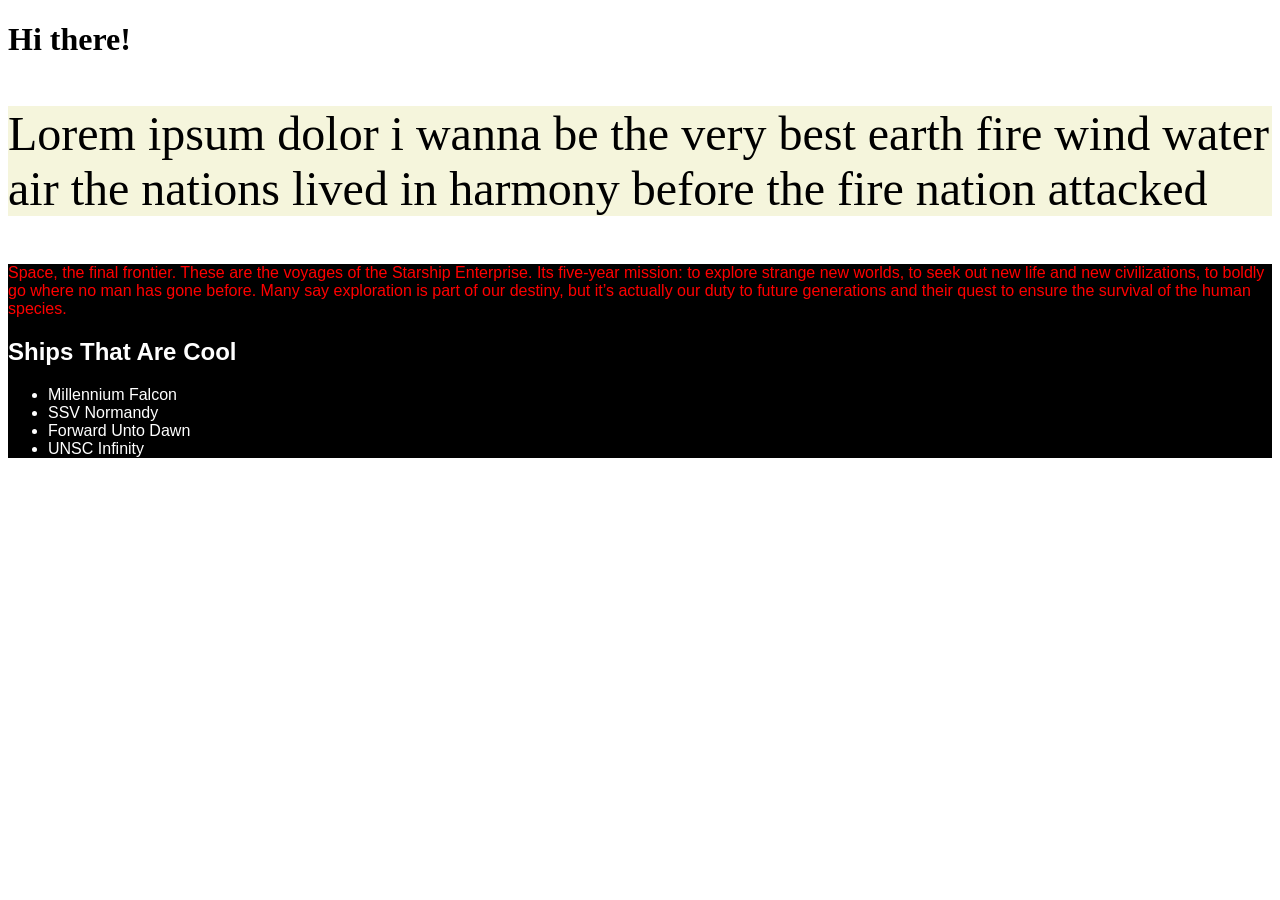
<file: Week2/index.html>
<!-- HTML is made up of elements -->

<!DOCTYPE html>
<html>
<!--ELEMENTS are just boxes that we place content in-->
<!--ELEMENTS are made up of tags and attributes-->
<!--TAGS look like <sometag> CONTENT </sometag> -->

<!-- overall structure of HTML elements are:  <sometag>CONTENT FOR THAT ELEMENT</sometag> -->

<!--attributes are descriptors of elements that provide more context or provide customization to an element-->

<head>
    <!--HEAD element provides metadata-->

    <title>My first page!</title>

</head>

<body> <!--the body renders everything that we see in the viewport OR we interact with-->

    <!--the style attribute styles an element-->

    <h1>Hi there! </h1>
    <p style="background-color: beige; font-size: 48px;">
        Lorem ipsum dolor i wanna be the very best earth fire wind water air the nations lived in harmony before the
        fire nation attacked
    </p>

    <!--Elements can have multiple attributes, but only 1 tag-->
    
    <!--ELEMENTS are made up of tags (mandatory), attribute (optional), content (what is in the element)-->

    <div style="background-color: black; color: white; font-family:'Trebuchet MS', 'Lucida Sans Unicode', 'Lucida Grande', 'Lucida Sans', Arial, sans-serif" class="ships-scifi">

        <p id="lorem-ipsum" style="color: red;">Space, the final frontier. These are the voyages of the Starship Enterprise. Its five-year mission: to explore strange
        new worlds, to seek out new life and new civilizations, to boldly go where no man has gone before. Many say exploration
        is part of our destiny, but it’s actually our duty to future generations and their quest to ensure the survival of the
        human species.</p>

        <h2> Ships That Are Cool</h2>
        <ul>
            <li id="han-solo">Millennium Falcon</li>
            <li id="joker">SSV Normandy</li>
            <li id="cortana">Forward Unto Dawn</li>
            <li id="roland">UNSC Infinity </li>
        </ul>

    </div>

  
</body>

</html>
</file>
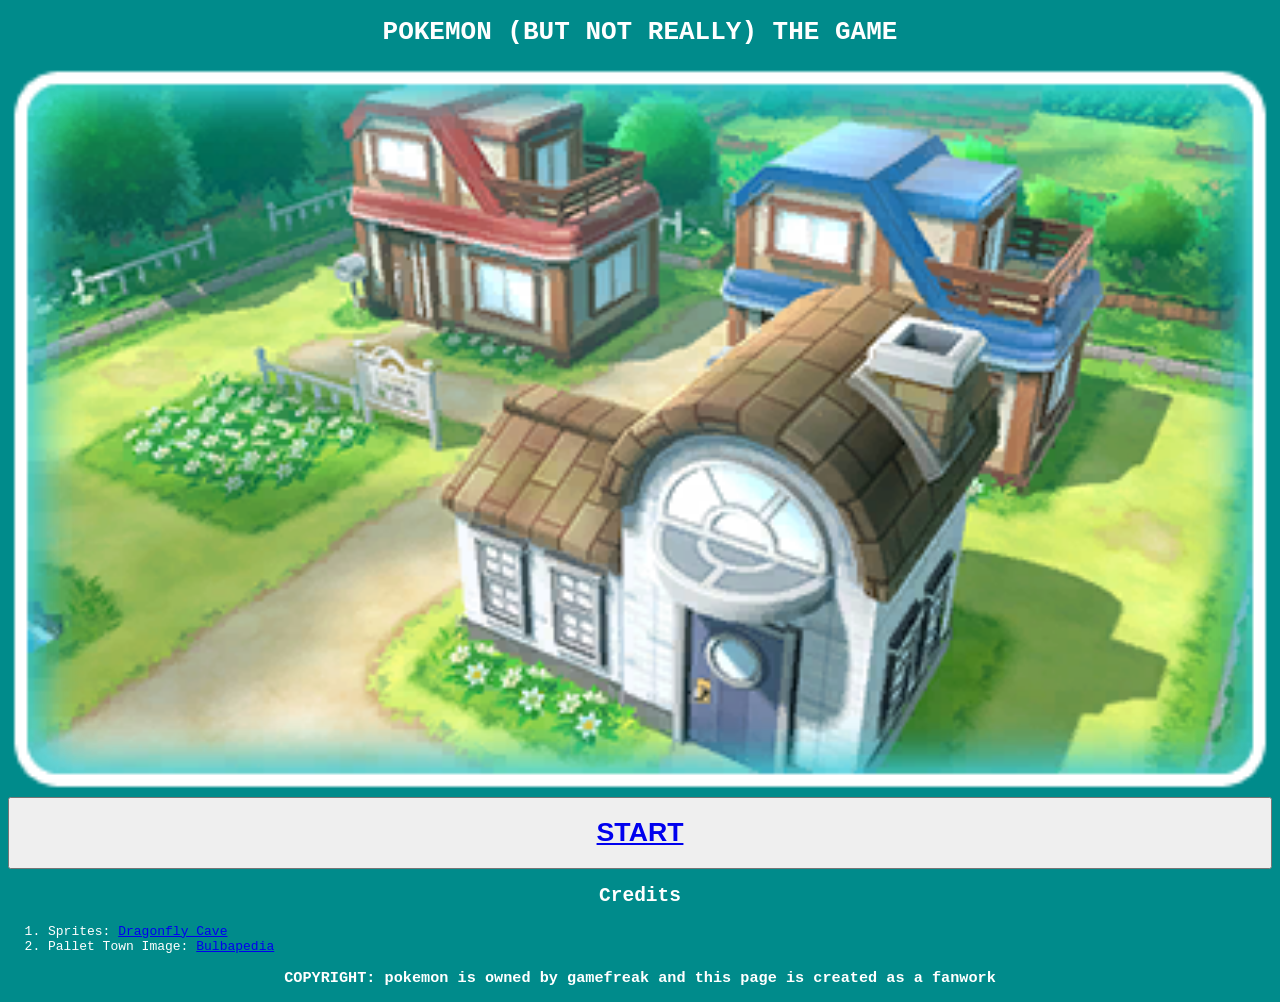
<file: Week2/ourfirstgame/index.html>
<!--declare what type of page this is-->
<!DOCTYPE html>

<!--where html starts and ends-->

<html>

<head>
    <title>OUR FIRST GAME</title>
</head>

<!--html pages are made of elements-->
<!--elements have three parts, a tag that describes the elements, the content/what's being rendered by the browser and the attributes-->
<body style="background-color: darkcyan; color: white; font-family: monospace">

    <!--H1 through H6 are Section Titles-->

        <h1 style="color: white; text-align: center; font-family: monospace;">POKEMON (BUT NOT REALLY) THE GAME</h1>
    <!--IMG element renders an image-->

    <img src="./assets/Pallet_Town_PE.png" aria-label="an image of pallet town from pokemon" style="width: 100%"></img>

    <button class="start-button" style="width: 100%"><h1 style="text-align: center;"><a href="./game.html">START</a></h1></button>

    <!--LISTS: ordered list (where the steps count; 1,2,3,4) and unordered lists (lists where order doesn't matter;  * , * )-->

    <section id="credits">
        <h2 style="text-align: center">Credits</h2>
        <ol>
            <li>Sprites:  <a href="https://www.dragonflycave.com/resources/sprite-generator/">Dragonfly Cave</a></li>
            <li>Pallet Town Image:  <a href="https://bulbapedia.bulbagarden.net/wiki/Main_Page">Bulbapedia</a></li>
        </ol>
    </section>

    <h3 style="color: white; text-align: center; font-family: monospace;">COPYRIGHT: pokemon is owned by gamefreak and this page is created as a fanwork</h3>
    



</body>
</html>
</file>
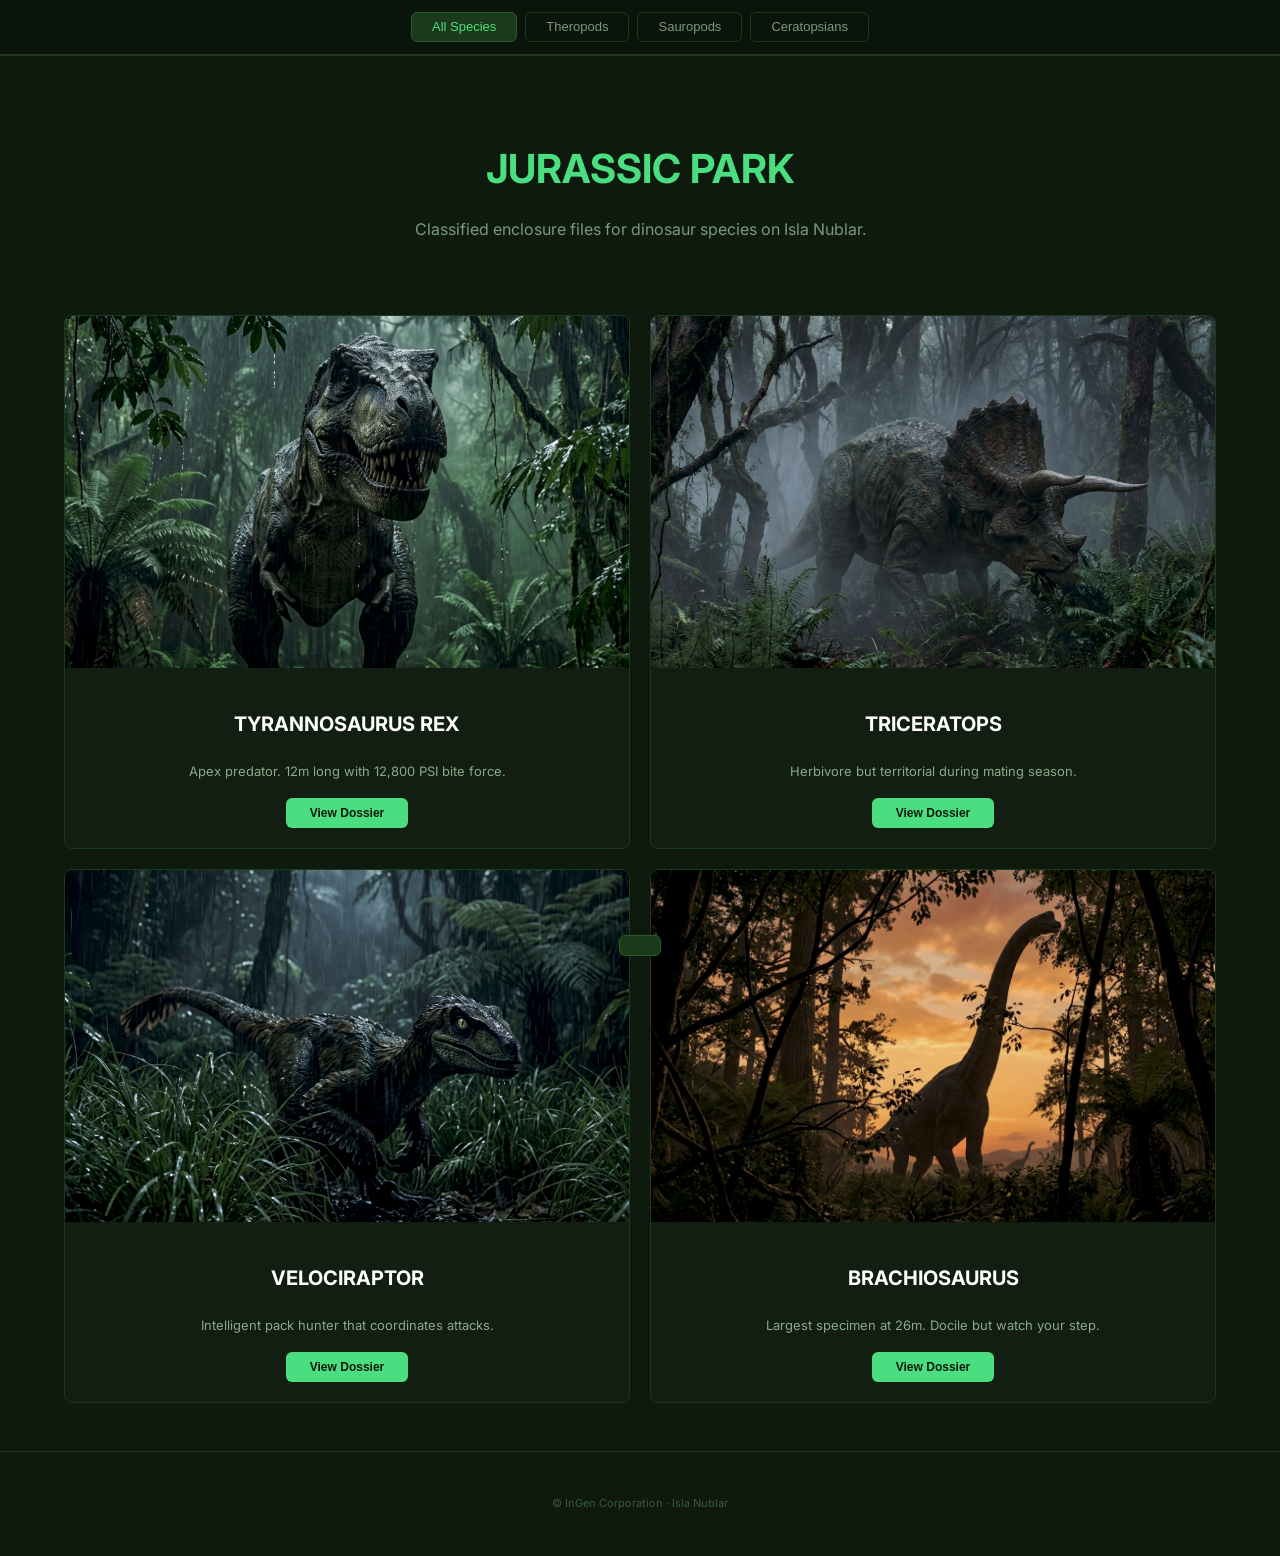
<file: Week4/homework/index.html>
<!DOCTYPE html>
<html lang="en">
<head>
  <meta charset="UTF-8">
  <meta name="viewport" content="width=device-width, initial-scale=1.0">
  <title>Jurassic Park — Dinosaur Dossiers</title>
  <link href="https://fonts.googleapis.com/css2?family=Inter:wght@300;400;500;600;700&display=swap" rel="stylesheet">
  <link rel="stylesheet" href="style.css">
</head>
<body>

  <nav class="sticky-nav">
    <div class="nav-buttons">
      <button class="nav-btn active" data-filter="all">All Species</button>
      <button class="nav-btn" data-filter="theropod">Theropods</button>
      <button class="nav-btn" data-filter="sauropod">Sauropods</button>
      <button class="nav-btn" data-filter="ceratopsian">Ceratopsians</button>
    </div>
  </nav>

  <section class="hero">
    <h1>Jurassic Park</h1>
    <p>Classified enclosure files for dinosaur species on Isla Nublar.</p>
  </section>

  <main class="product-grid" id="productGrid">

    <div class="card" data-category="theropod">
      <div class="card-image">
        <img src="./assets/trex.png" alt="T-Rex">
      </div>
      <div class="card-content">
        <h3 class="card-title">Tyrannosaurus Rex</h3>
        <p class="card-desc">Apex predator. 12m long with 12,800 PSI bite force.</p>
        <button class="card-btn" onclick="openDossier('T-Rex')">View Dossier</button>
      </div>
    </div>

    <div class="card" data-category="ceratopsian">
      <div class="card-image">
        <img src="./assets/triceratops.png" alt="Triceratops">
      </div>
      <div class="card-content">
        <h3 class="card-title">Triceratops</h3>
        <p class="card-desc">Herbivore but territorial during mating season.</p>
        <button class="card-btn" onclick="openDossier('Triceratops')">View Dossier</button>
      </div>
    </div>

    <div class="card" data-category="theropod">
      <div class="card-image">
        <img src="./assets/raptor.png" alt="Velociraptor">
      </div>
      <div class="card-content">
        <h3 class="card-title">Velociraptor</h3>
        <p class="card-desc">Intelligent pack hunter that coordinates attacks.</p>
        <button class="card-btn" onclick="openDossier('Velociraptor')">View Dossier</button>
      </div>
    </div>

    <div class="card" data-category="sauropod">
      <div class="card-image">
        <img src="./assets/brachiosaurus.png" alt="Brachiosaurus">
      </div>
      <div class="card-content">
        <h3 class="card-title">Brachiosaurus</h3>
        <p class="card-desc">Largest specimen at 26m. Docile but watch your step.</p>
        <button class="card-btn" onclick="openDossier('Brachiosaurus')">View Dossier</button>
      </div>
    </div>

  </main>

  <footer class="footer">
    <p>&copy; InGen Corporation · Isla Nublar</p>
  </footer>

  <div class="toast" id="toast"></div>

  <script src="script.js"></script>
</body>
</html>
</file>
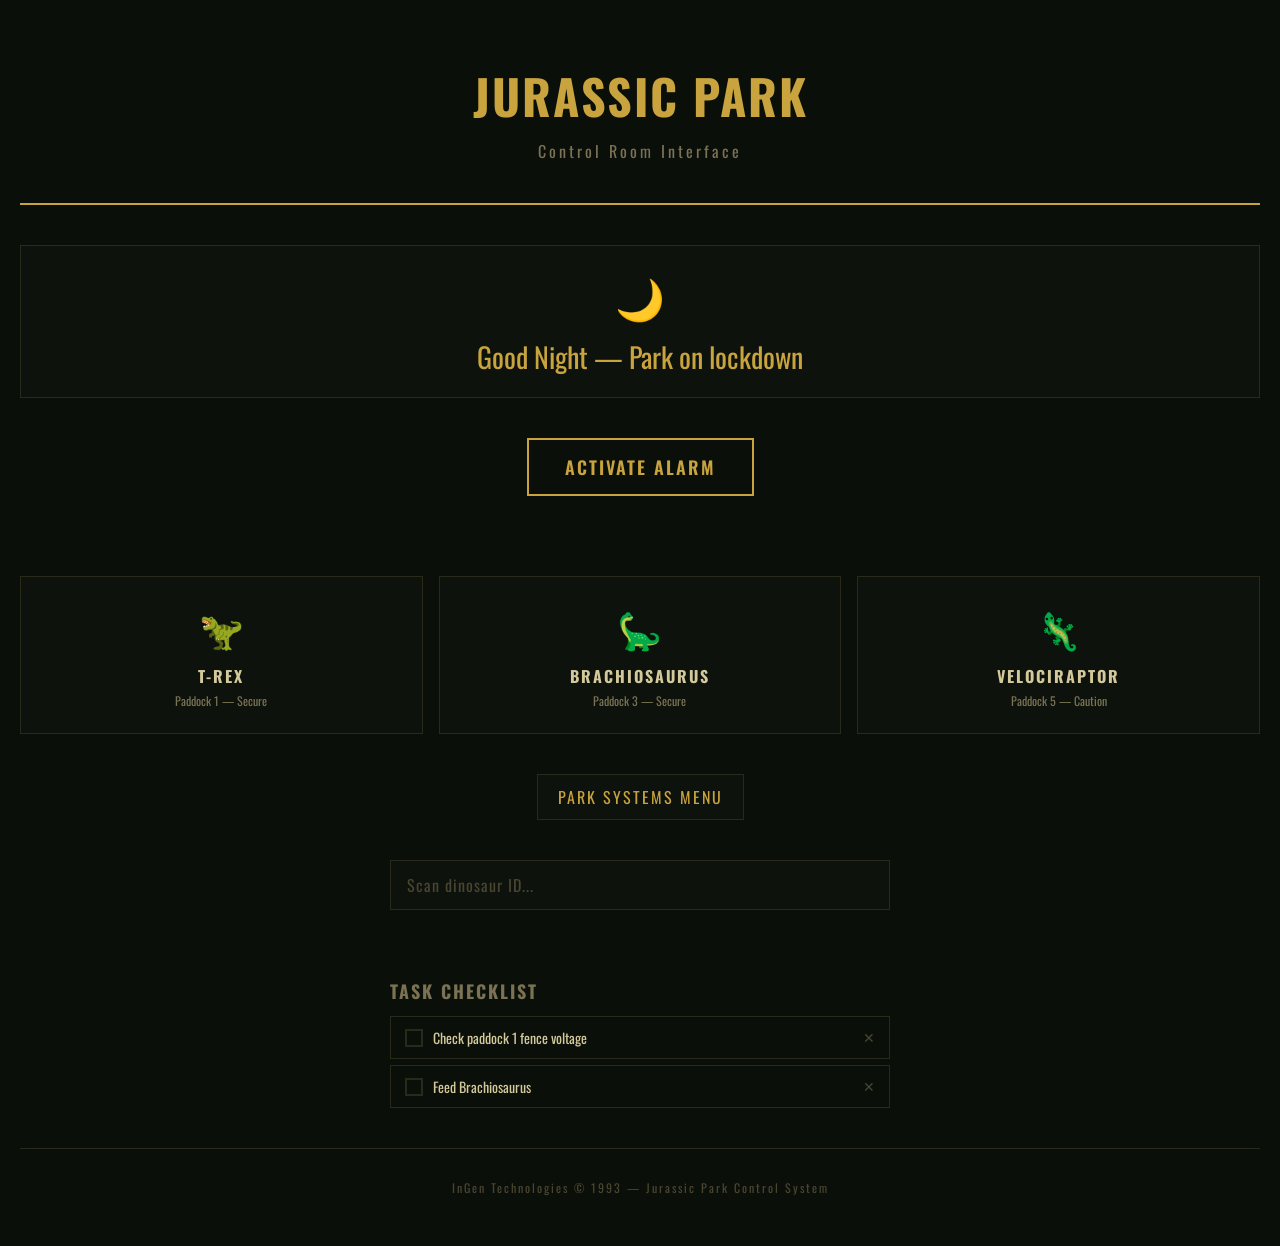
<file: Week6/assignment6/index.html>
<!DOCTYPE html>
<html lang="en">
<head>
  <meta charset="UTF-8">
  <meta name="viewport" content="width=device-width, initial-scale=1.0">
  <title>Jurassic Park</title>
  <link href="https://fonts.googleapis.com/css2?family=Oswald:wght@400;600;700&display=swap" rel="stylesheet">
  <link rel="stylesheet" href="style.css">
</head>
<body>

  <header>
    <h1>Jurassic Park</h1>
    <p>Control Room Interface</p>
  </header>

  <div id="greeting">
    <span class="icon" id="greetIcon">🌅</span>
    <span id="greetText">Loading...</span>
  </div>

  <section class="alarm-section">
    <button id="alarmBtn">Activate Alarm</button>
    <p id="alarmMsg"></p>
  </section>

  <section>
    <div class="dino-grid">
      <div class="dino-card">
        <span class="emoji">🦖</span>
        <h3>T-Rex</h3>
        <p>Paddock 1 — Secure</p>
      </div>
      <div class="dino-card">
        <span class="emoji">🦕</span>
        <h3>Brachiosaurus</h3>
        <p>Paddock 3 — Secure</p>
      </div>
      <div class="dino-card">
        <span class="emoji">🦎</span>
        <h3>Velociraptor</h3>
        <p>Paddock 5 — Caution</p>
      </div>
    </div>
  </section>

  <section class="menu-section">
    <button id="menuBtn">Park Systems Menu</button>
    <ul id="hiddenMenu">
      <li>Security Grid</li>
      <li>Genetics Lab</li>
      <li>Enclosure Map</li>
      <li>Visitor Center</li>
      <li>Emergency Protocol</li>
    </ul>
  </section>

  <section class="input-section">
    <input type="text" id="dinoInput" placeholder="Scan dinosaur ID...">
    <p id="focusHint">Enter a dinosaur tracking ID (e.g. TRX-0042)</p>
  </section>

  <section class="todo-section">
    <h2>Task Checklist</h2>
    <ul id="todoList">
      <li>
        <div class="todo-check" onclick="toggleTodo(this)">✓</div>
        <span>Check paddock 1 fence voltage</span>
        <button class="todo-del" onclick="deleteTodo(this)">✕</button>
      </li>
      <li>
        <div class="todo-check" onclick="toggleTodo(this)">✓</div>
        <span>Feed Brachiosaurus</span>
        <button class="todo-del" onclick="deleteTodo(this)">✕</button>
      </li>
    </ul>
  </section>

  <footer>
    InGen Technologies &copy; 1993 — Jurassic Park Control System
  </footer>

  <script src="script.js"></script>
</body>
</html>
</file>
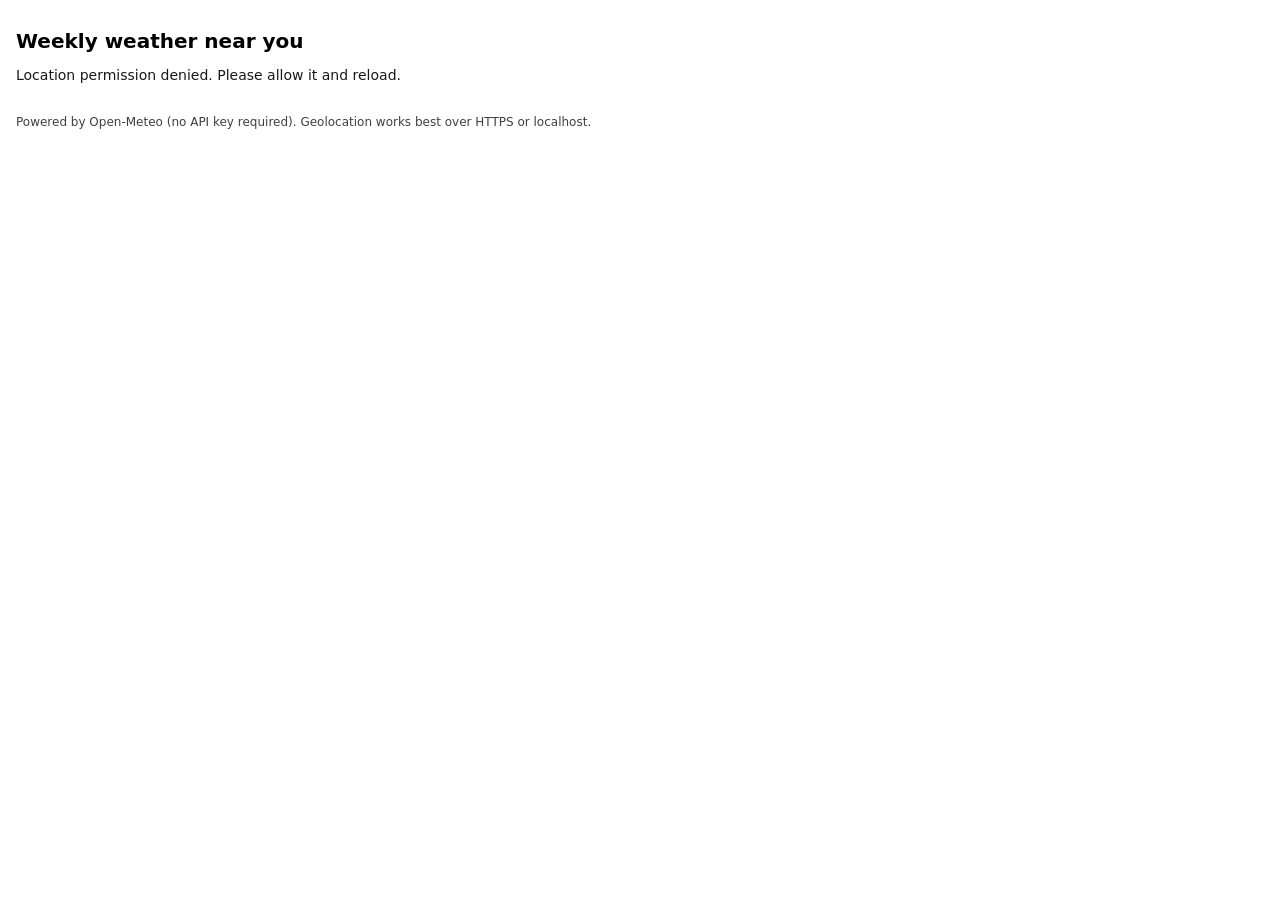
<file: Week7/assignment7/index.html>
<!DOCTYPE html>
<html lang="en">
<head>
  <meta charset="UTF-8">
  <meta name="viewport" content="width=device-width, initial-scale=1.0">
  <title>Weekly Weather</title>
  <link rel="stylesheet" href="style.css">
</head>
<body>
  <h1>Weekly weather near you</h1>
  <div id="status">Requesting location...</div>
  <div class="location-info" id="locationInfo" style="display:none;">
    <i class="fa-solid fa-location-dot"></i>
    <span id="locationText"></span>
  </div>
  <div id="weather" class="cards"></div>
  <p class="hint">
    Powered by Open-Meteo (no API key required).
    Geolocation works best over HTTPS or localhost.
  </p>

  <script>
    document.addEventListener("DOMContentLoaded", function() {
      var statusEl  = document.getElementById("status");
      var locInfo   = document.getElementById("locationInfo");
      var locText   = document.getElementById("locationText");
      var weatherEl = document.getElementById("weather");

      function fmtDate(iso) {
        var d = new Date(iso + "T00:00:00");
        var w = d.toLocaleDateString("en-US", { weekday: "short" });
        var m = String(d.getMonth() + 1).padStart(2, "0");
        var dd = String(d.getDate()).padStart(2, "0");
        return w + " " + m + "/" + dd;
      }

      function fmtTime(iso) {
        return new Date(iso).toLocaleTimeString("en-US", {
          hour: "2-digit", minute: "2-digit", hour12: true
        });
      }

      function cToF(c) { return Math.round(c * 9 / 5 + 32); }

      function todayISO() { return new Date().toLocaleDateString("en-CA"); }

      function reverseGeocode(lat, lon) {
        var url = "https://nominatim.openstreetmap.org/reverse" +
          "?lat=" + lat + "&lon=" + lon +
          "&format=json&zoom=10&accept-language=en";
        return fetch(url, { headers: { "User-Agent": "WeatherDemo/1.0" } })
          .then(function(r) { if (!r.ok) throw new Error(); return r.json(); })
          .then(function(data) {
            var a = data.address || {};
            var city = a.city || a.town || a.village || a.county || a.state || "Unknown";
            var state = a.state || "";
            var country = a.country || "";
            var name = city;
            if (state && state !== city) name += ", " + state;
            if (country && country !== state) name += ", " + country;
            return name;
          })
          .catch(function() { return null; });
      }

      if (!navigator.geolocation) {
        statusEl.textContent = "Geolocation is not supported in this browser.";
        return;
      }

      statusEl.textContent = "Requesting location...";

      navigator.geolocation.getCurrentPosition(
        function(pos) {
          var lat = pos.coords.latitude;
          var lon = pos.coords.longitude;
          statusEl.textContent = "Lat " + lat.toFixed(3) + ", Lon " + lon.toFixed(3) + " — fetching weather…";

          var url =
            "https://api.open-meteo.com/v1/forecast" +
            "?latitude=" + lat +
            "&longitude=" + lon +
            "&daily=temperature_2m_max,temperature_2m_min,sunrise,sunset" +
            "&timezone=auto" +
            "&forecast_days=7";

          fetch(url)
            .then(function(r) {
              if (!r.ok) throw new Error("HTTP " + r.status);
              return r.json();
            })
            .then(function(data) {
              var times = data.daily.time;
              var hi = data.daily.temperature_2m_max;
              var lo = data.daily.temperature_2m_min;
              var sr = data.daily.sunrise;
              var ss = data.daily.sunset;

              var today = todayISO();
              weatherEl.innerHTML = "";

              for (var i = 0; i < times.length; i++) {
                var card = document.createElement("div");
                card.className = "card";
                if (times[i] === today) card.classList.add("today");

                var dayLabel = (times[i] === today) ? "Today" : fmtDate(times[i]);

                card.innerHTML =
                  '<div class="card-header">' +
                    '<span class="day-name">' + dayLabel + '</span>' +
                    '<span class="date">' + times[i] + '</span>' +
                  '</div>' +
                  '<div class="sunrise-sunset">' +
                    '<div>Sunrise ' + fmtTime(sr[i]) + '</div>' +
                    '<div>Sunset ' + fmtTime(ss[i]) + '</div>' +
                  '</div>' +
                  '<div class="highs-lows">' +
                    '<div><span class="hi">High ' + Math.round(hi[i]) + '°C</span><span class="temp-f">' + cToF(hi[i]) + '°F</span></div>' +
                    '<div><span class="lo">Low ' + Math.round(lo[i]) + '°C</span><span class="temp-f">' + cToF(lo[i]) + '°F</span></div>' +
                  '</div>';

                weatherEl.appendChild(card);
              }

              statusEl.textContent = "Lat " + lat.toFixed(3) + ", Lon " + lon.toFixed(3);

              reverseGeocode(lat, lon).then(function(name) {
                if (name) {
                  locText.textContent = name;
                  locInfo.style.display = "flex";
                }
              });
            })
            .catch(function(err) {
              console.error(err);
              statusEl.textContent = "Failed to fetch weather: " + err.message;
            });
        },
        function(err) {
          var msgs = {
            1: "Location permission denied. Please allow it and reload.",
            2: "Position unavailable. Check your device's location services.",
            3: "Location request timed out. Try again."
          };
          statusEl.textContent = msgs[err.code] || "Location error (" + err.code + ").";
        },
        { enableHighAccuracy: false, timeout: 10000, maximumAge: 300000 }
      );
    });
  </script>
</body>
</html>
</file>
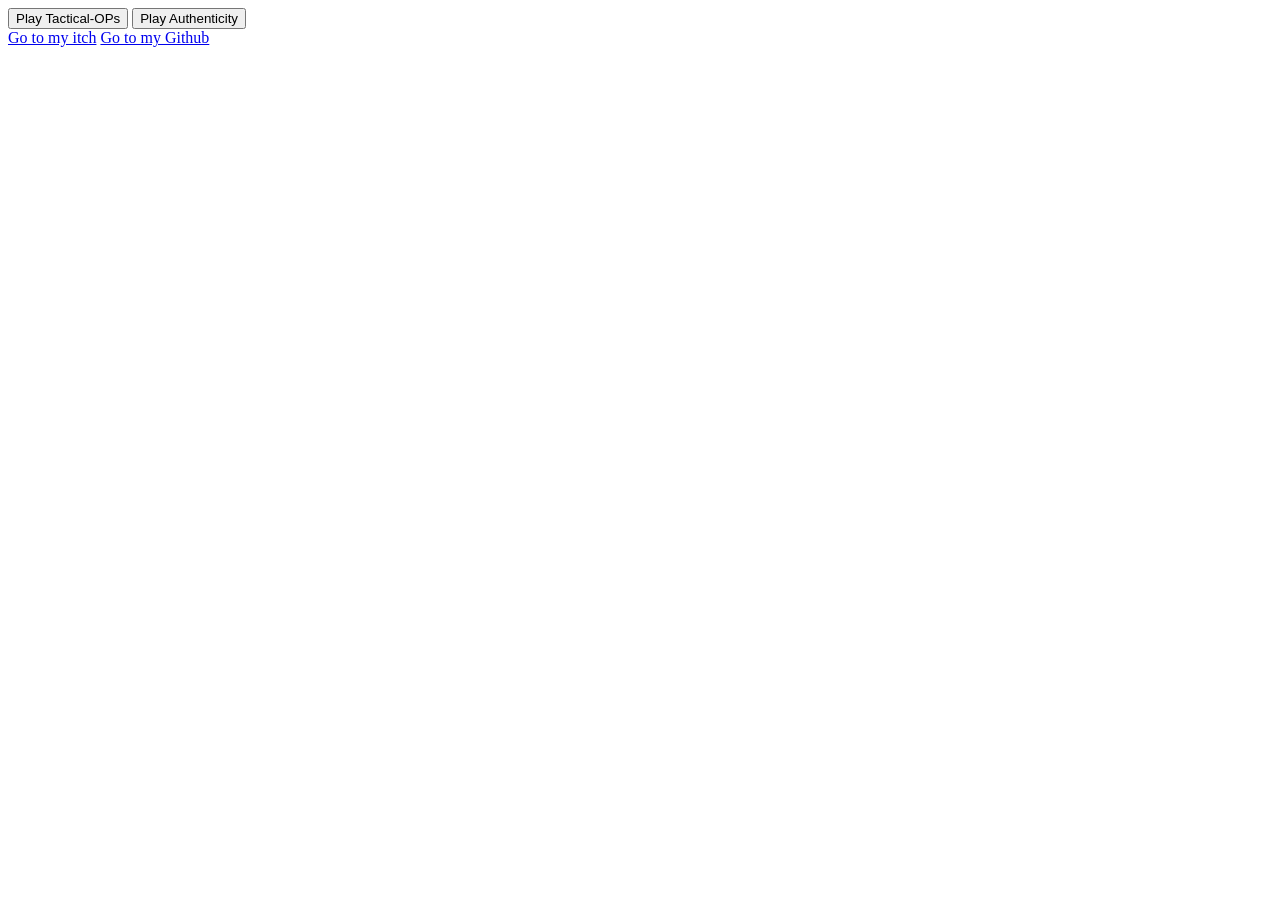
<file: Week2/skeleton.html>
<!DOCTYPE html>
<html lang="en">
<head>
    <meta charset="UTF-8">
    <title>Week 2 Homework</title>
</head>
<body>

    <!-- 第1个 class 父元素 + 2个 id 子元素 -->
    <section class="button-group">
        <button id="one" onclick="window.location.href='https://j1angrunze.itch.io/tactical-ops'">Play Tactical-OPs</button>
        <button id="two" onclick="window.location.href='https://j1angrunze.itch.io/authenticity'">Play Authenticity</button>
    </section>

    <!-- 第2个 class 父元素 + 2个 id 子元素 -->
    <nav class="link-group">
        <a id="link-one" href="https://j1angrunze.itch.io/">Go to my itch</a>
        <a id="link-two" href="https://github.com/jrz-maker/jrz-maker.github.io">Go to my Github</a>
    </nav>

</body>
</html>
</file>
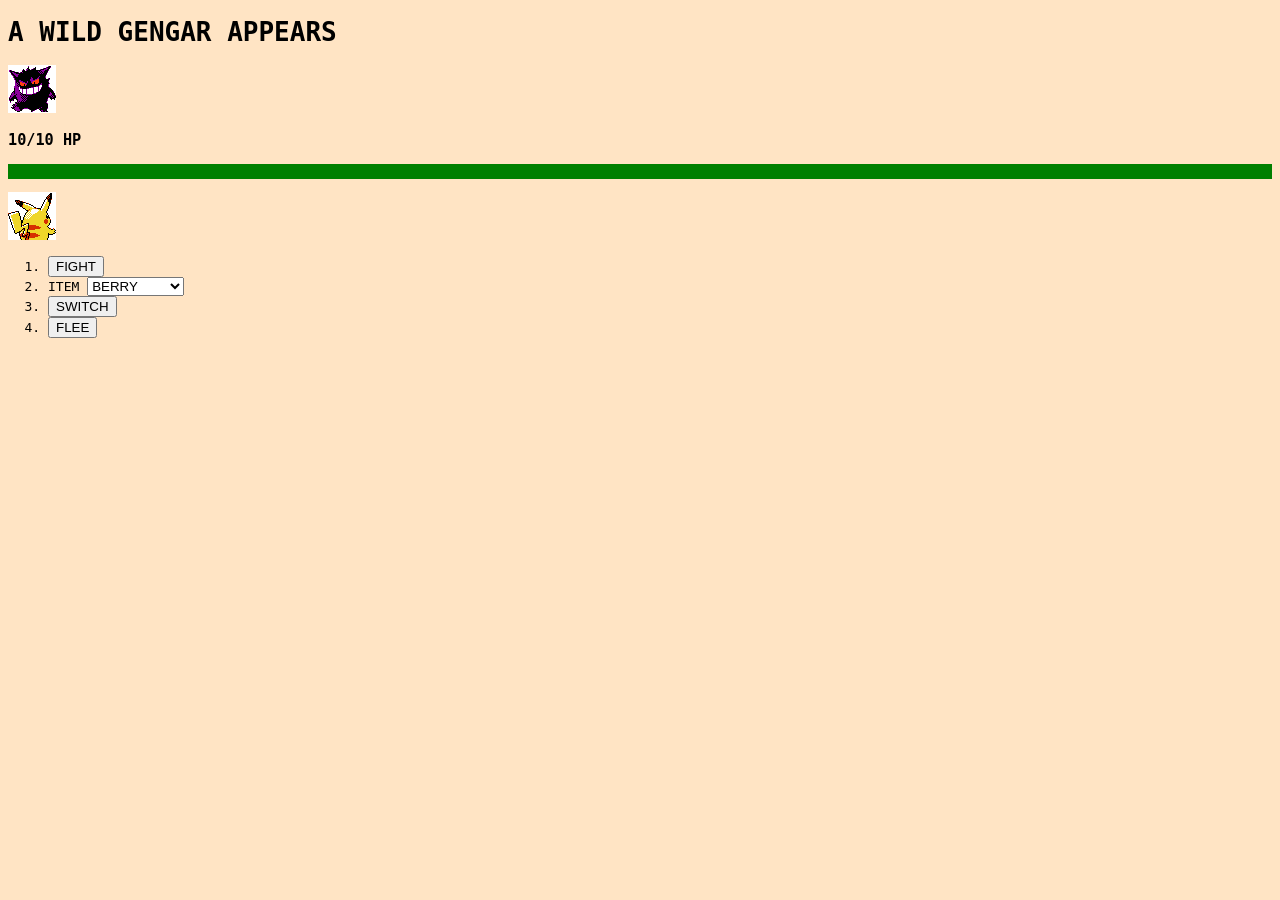
<file: Week2/ourfirstgame/game.html>
<!DOCTYPE html>
<html>
<head>
  <title>... WEBPAGE WANTS TO BATTLE!</title>
</head>
<body class="battle" style="background-color: bisque; font-family: monospace;">
  <h1 id="gengar">A WILD GENGAR APPEARS</h1>
  <section class="gengar">
    <img src="./assets/gengar.png"></img>
    <h3>10/10 HP</h3>
  </section>
  <div style="background-color: green;"><p><p><p><p>&nbsp;</p></p></div>
  <section class="pikachu">
    <img src="./assets/pikachu-back.png"/>
    <ol>
      <li><button>FIGHT</button></li>
      <li><label id="item" for="item-select">ITEM</label>
        <select id="item-select">
          <option value="berries">BERRY</option>
          <option value="lemonade">LEMONADE</option>
        </select>
      </li>
      <li><button>SWITCH</button></li>
      <li><button>FLEE</button></li>
    </ol>
  </section>
</body>
</html>
</file>
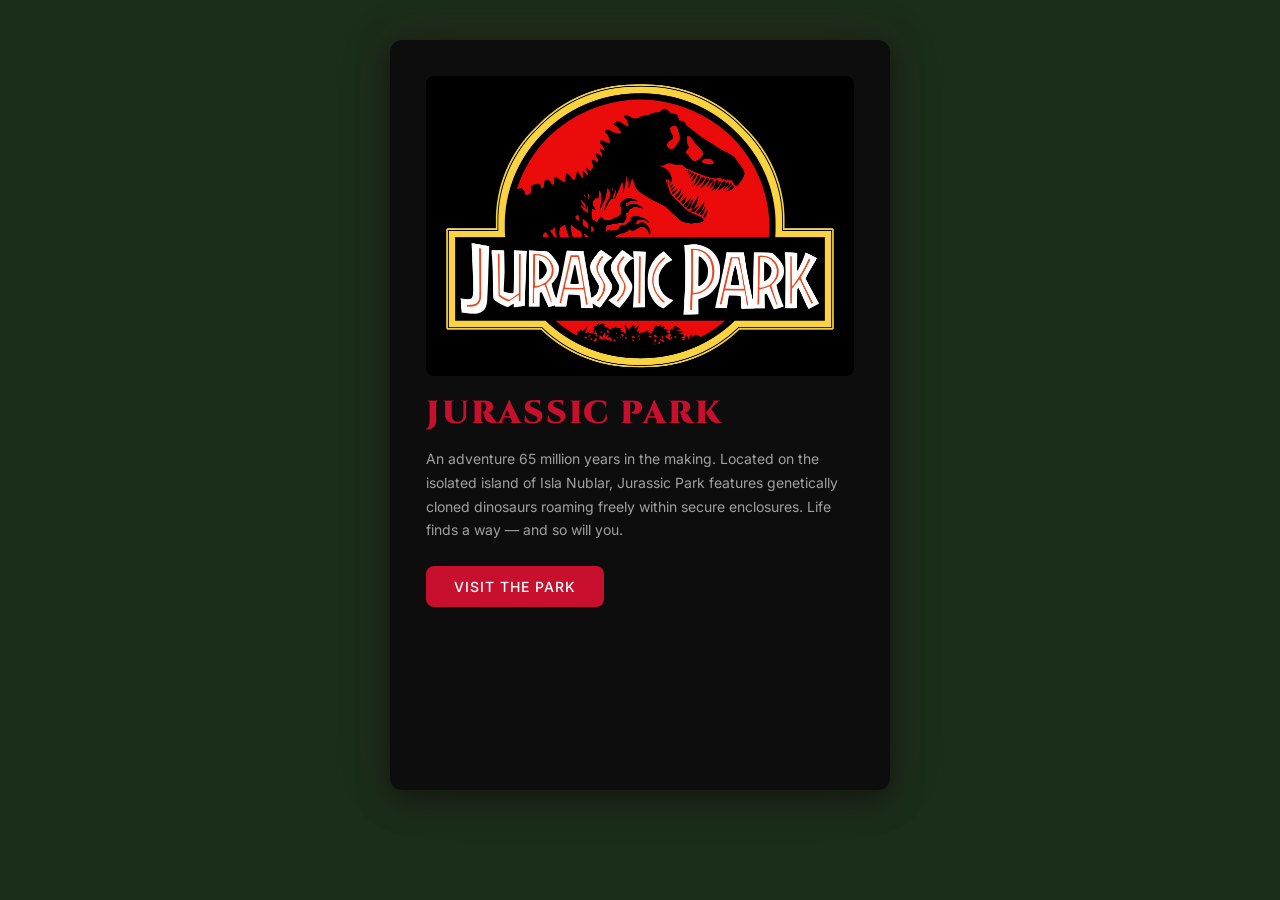
<file: Week3/homework_assignment/homework.html>
<!DOCTYPE html>
<html lang="en">
<head>
    <meta charset="UTF-8">
    <meta name="viewport" content="width=device-width, initial-scale=1.0">
    <title>Week 3 Homework - Jurassic Park Card</title>
    
    <link href="https://fonts.googleapis.com/css2?family=Cinzel:wght@700;900&family=Inter:wght@400;500&display=swap" rel="stylesheet">
    
    <link rel="stylesheet" href="style.css">
</head>
<body>

    
    <div class="card">
        
        <img src="./assets/Jurassic_Park.jpg" alt="Jurassic Jungle">

        
        <h1>Jurassic Park</h1>

        
        <p>
            An adventure 65 million years in the making. Located on the isolated island of Isla Nublar, 
            Jurassic Park features genetically cloned dinosaurs roaming freely within secure enclosures. 
            Life finds a way — and so will you.
        </p>

        
        <a href="https://www.bing.com/ck/a?!&&p=2ef9fe5c2a274b3b3712ec2fead9ca1a69625c2e128dc32f742ef60312f3bc41JmltdHM9MTc3NTM0NzIwMA&ptn=3&ver=2&hsh=4&fclid=39d3e86e-b06d-6942-23ab-fb2db12e6815&psq=jurassic+park&u=a1aHR0cHM6Ly93d3cuaW1kYi5jb20vdGl0bGUvdHQwMTA3MjkwLw" target="_blank" class="btn">
            Visit The Park
        </a>
    </div>

</body>
</html>
</file>
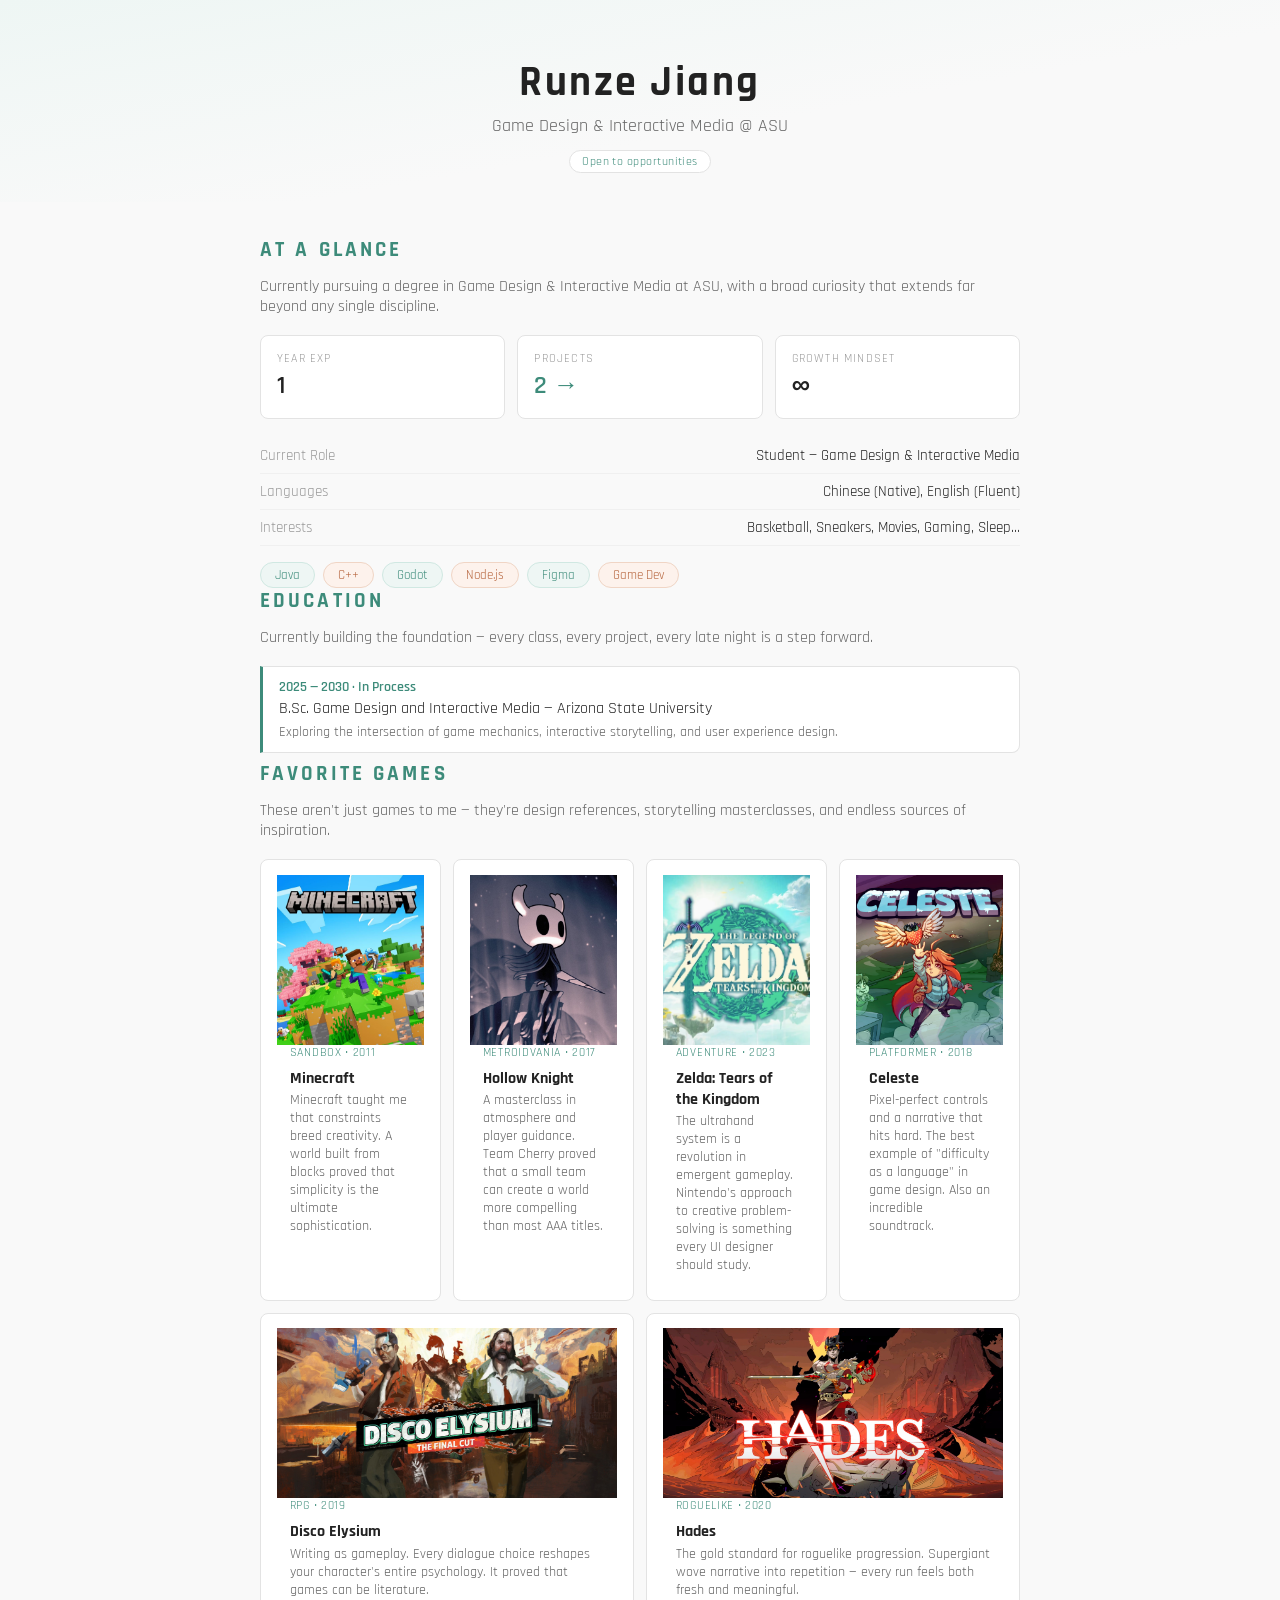
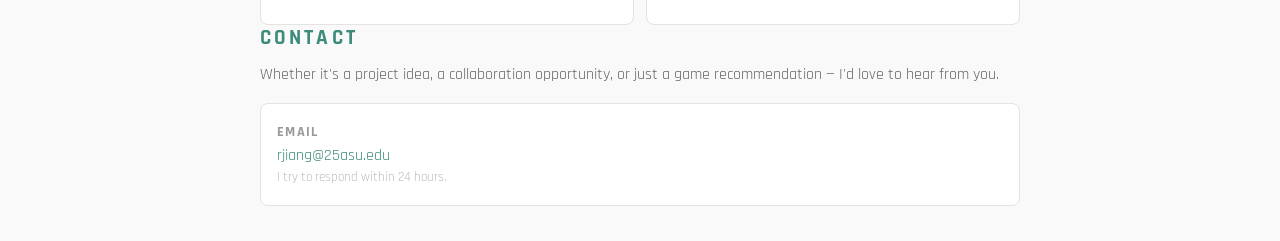
<file: Week3/portfolio/portfolio.html>
<!DOCTYPE html>
<html lang="en">
<head>
  <meta charset="UTF-8">
  <meta name="viewport" content="width=device-width, initial-scale=1.0">
  <title>Runze Jiang // Game Design Portfolio</title>

  
  <link rel="preconnect" href="https://fonts.googleapis.com">
  <link rel="preconnect" href="https://fonts.gstatic.com" crossorigin>
  <link href="https://fonts.googleapis.com/css2?family=Rajdhani:wght@300;400;500;600;700&family=Roboto+Mono:ital,wght@0,100..700;1,100..700&display=swap" rel="stylesheet">

  
  <link rel="stylesheet" href="./styles.css">
</head>
<body>

  <header>
    <h1>Runze Jiang</h1>
    <p class="subtitle">Game Design &amp; Interactive Media @ ASU</p>
    <span class="open-badge">Open to opportunities</span>
  </header>

  <main class="container">

    
    <section>
      <h2>At a Glance</h2>
      <p class="section-desc">Currently pursuing a degree in Game Design &amp; Interactive Media at ASU, with a broad curiosity that extends far beyond any single discipline.</p>

      <div class="cards">
        <div>
          <div class="stat-label">Year Exp</div>
          <div class="stat-value">1</div>
        </div>
        <div class="clickable" onclick="window.open('https://j1angrunze.itch.io/','_blank')">
          <div class="stat-label">Projects</div>
          <div class="stat-value accent-text">
            <a href="https://j1angrunze.itch.io/" target="_blank" rel="noreferrer" onclick="event.stopPropagation()">2 &rarr;</a>
          </div>
        </div>
        <div>
          <div class="stat-label">Growth Mindset</div>
          <div class="stat-value">&infin;</div>
        </div>
      </div>

      <ul class="info-list">
        <li>
          <span class="label">Current Role</span>
          <span class="value">Student — Game Design &amp; Interactive Media</span>
        </li>
        <li>
          <span class="label">Languages</span>
          <span class="value">Chinese (Native), English (Fluent)</span>
        </li>
        <li>
          <span class="label">Interests</span>
          <span class="value">Basketball, Sneakers, Movies, Gaming, Sleep...</span>
        </li>
      </ul>

      <div class="tags">
        <span class="tag">Java</span>
        <span class="tag">C++</span>
        <span class="tag">Godot</span>
        <span class="tag">Node.js</span>
        <span class="tag">Figma</span>
        <span class="tag">Game Dev</span>
      </div>
    </section>

    
    <section>
      <h2>Education</h2>
      <p class="section-desc">Currently building the foundation — every class, every project, every late night is a step forward.</p>

      <div class="edu-item">
        <div class="year">2025 — 2030 · In Process</div>
        <div class="detail">B.Sc. Game Design and Interactive Media — Arizona State University</div>
        <div class="desc">Exploring the intersection of game mechanics, interactive storytelling, and user experience design.</div>
      </div>
    </section>

    
    <section>
      <h2>Favorite Games</h2>
      <p class="section-desc">These aren't just games to me — they're design references, storytelling masterclasses, and endless sources of inspiration.</p>

      <div class="cards">
        <div class="game-card">
          <img src="./assets/Minecraft.png" alt="Minecraft">
          <div class="genre">Sandbox &bull; 2011</div>
          <h3>Minecraft</h3>
          <p>Minecraft taught me that constraints breed creativity. A world built from blocks proved that simplicity is the ultimate sophistication.</p>
        </div>

        <div class="game-card">
          <img src="./assets/Hollow_Knight.png" alt="Hollow Knight">
          <div class="genre">Metroidvania &bull; 2017</div>
          <h3>Hollow Knight</h3>
          <p>A masterclass in atmosphere and player guidance. Team Cherry proved that a small team can create a world more compelling than most AAA titles.</p>
        </div>

        <div class="game-card">
          <img src="./assets/Tears_of_the_Kingdom.png" alt="Zelda: Tears of the Kingdom">
          <div class="genre">Adventure &bull; 2023</div>
          <h3>Zelda: Tears of the Kingdom</h3>
          <p>The ultrahand system is a revolution in emergent gameplay. Nintendo's approach to creative problem-solving is something every UI designer should study.</p>
        </div>

        <div class="game-card">
          <img src="./assets/Celeste.png" alt="Celeste">
          <div class="genre">Platformer &bull; 2018</div>
          <h3>Celeste</h3>
          <p>Pixel-perfect controls and a narrative that hits hard. The best example of "difficulty as a language" in game design. Also an incredible soundtrack.</p>
        </div>

        <div class="game-card">
          <img src="./assets/Disco_Elysium.png" alt="Disco Elysium">
          <div class="genre">RPG &bull; 2019</div>
          <h3>Disco Elysium</h3>
          <p>Writing as gameplay. Every dialogue choice reshapes your character's entire psychology. It proved that games can be literature.</p>
        </div>

        <div class="game-card">
          <img src="./assets/hades.png" alt="Hades">
          <div class="genre">Roguelike &bull; 2020</div>
          <h3>Hades</h3>
          <p>The gold standard for roguelike progression. Supergiant wove narrative into repetition — every run feels both fresh and meaningful.</p>
        </div>
      </div>
    </section>

    <!-- CONTACT -->
    <section>
      <h2>Contact</h2>
      <p class="section-desc">Whether it's a project idea, a collaboration opportunity, or just a game recommendation — I'd love to hear from you.</p>

      <div class="contact-card">
        <h3>Email</h3>
        <p><a href="mailto:rjiang@25asu.edu">rjiang@25asu.edu</a></p>
        <p style="margin-top:0.2rem;color:#bbb;font-size:0.82rem;">I try to respond within 24 hours.</p>
      </div>
    </section>

  </main>

 

</body>
</html>
</file>
<file: Week4/homework/style.css>
:root {
  font-size: 16px;
}

body {
  margin: 0;
  font-family: 'Inter', sans-serif;
  background-color: #0d1a0d;
  color: #e0e0e0;
  line-height: 1.6;
}

img {
  display: block;
}

/* sticky nav */
.sticky-nav {
  position: sticky;
  top: 0;
  z-index: 100;
  background-color: #0a140a;
  border-bottom: 2px solid #1a3a1a;
  padding: 0.75rem 1.5rem;
}

.nav-buttons {
  display: flex;
  justify-content: center;
  align-items: center;
  gap: 0.5rem;
  flex-wrap: nowrap;
}

.nav-btn {
  font-size: 0.8125rem;
  font-weight: 500;
  color: #7a9a7a;
  background: transparent;
  border: 1px solid #1a3a1a;
  padding: 0.4rem 1.25rem;
  border-radius: 6px;
  cursor: pointer;
  white-space: nowrap;
}

.nav-btn:hover {
  background: #1a3a1a;
  color: #c0e0c0;
}

.nav-btn.active {
  background: #1a3a1a;
  color: #4ade80;
  border-color: #2a5a2a;
}

/* hero */
.hero {
  text-align: center;
  padding: 3rem 1.5rem 2rem;
}

.hero h1 {
  font-size: 2.5rem;
  font-weight: 700;
  color: #4ade80;
  text-transform: uppercase;
  margin-bottom: 0.5rem;
}

.hero p {
  font-size: 1rem;
  color: #7a9a7a;
}

/* grid */
.product-grid {
  display: grid;
  grid-template-columns: repeat(2, 1fr);
  grid-template-rows: repeat(2, auto);
  gap: 1.25rem;
  padding: 1.5rem 2rem 3rem;
  max-width: 72rem;
  margin: 0 auto;
}

/* card */
.card {
  display: flex;
  flex-direction: column;
  flex-wrap: nowrap;
  justify-content: center;
  align-items: center;
  background: #111e11;
  border: 1px solid #1a3a1a;
  border-radius: 8px;
  overflow: hidden;
}

.card-image {
  width: 100%;
  aspect-ratio: 16 / 10;
  overflow: hidden;
}

.card-image img {
  width: 100%;
  height: 100%;
  object-fit: cover;
}

.card-content {
  padding: 1.25rem;
  display: flex;
  flex-direction: column;
  flex-wrap: nowrap;
  justify-content: center;
  align-items: center;
  text-align: center;
  width: 100%;
}

.card-title {
  font-size: 1.25rem;
  font-weight: 700;
  color: #ffffff;
  text-transform: uppercase;
  margin-bottom: 0.5rem;
}

.card-desc {
  font-size: 0.8125rem;
  color: #8aaa8a;
  margin-bottom: 1rem;
}

.card-btn {
  font-size: 0.75rem;
  font-weight: 600;
  color: #0d1a0d;
  background: #4ade80;
  border: none;
  padding: 0.5rem 1.5rem;
  border-radius: 6px;
  cursor: pointer;
}

.card-btn:hover {
  background: #22c55e;
}

/* footer */
.footer {
  text-align: center;
  padding: 2rem 1.5rem;
  border-top: 1px solid #1a3a1a;
}

.footer p {
  font-size: 0.6875rem;
  color: #3a5a3a;
}

/* toast */
.toast {
  position: fixed;
  bottom: 1.5rem;
  left: 50%;
  transform: translateX(-50%) translateY(80px);
  background: #1a3a1a;
  border: 1px solid #2a5a2a;
  color: #4ade80;
  font-size: 0.8125rem;
  padding: 0.6rem 1.25rem;
  border-radius: 6px;
  z-index: 200;
  transition: transform 0.3s;
  pointer-events: none;
}

.toast.show {
  transform: translateX(-50%) translateY(0);
}

/* mobile */
@media (max-width: 720px) {
  :root {
    font-size: 12px;
  }

  .sticky-nav {
    padding: 0.5rem 0.75rem;
  }

  .nav-btn {
    font-size: 0.7rem;
    padding: 0.3rem 0.7rem;
  }

  .hero {
    padding: 2rem 1rem 1.5rem;
  }

  .hero h1 {
    font-size: 2rem;
  }

  .product-grid {
    grid-template-columns: 1fr;
    gap: 0.875rem;
    padding: 1rem 0.75rem 2rem;
  }

  .card-image {
    aspect-ratio: 16 / 9;
  }

  .card-content {
    padding: 1rem;
  }

  .footer p {
    font-size: 0.5833rem;
  }
}
</file>
<file: Week6/assignment6/style.css>
* { margin: 0; padding: 0; box-sizing: border-box; }

body {
  font-family: 'Oswald', Arial, sans-serif;
  background: #0a0f0a;
  color: #d4c99a;
  min-height: 100vh;
  padding: 20px;
}

h1, h2, h3 { text-transform: uppercase; letter-spacing: 2px; }

header {
  text-align: center;
  padding: 40px 20px;
  border-bottom: 2px solid #c8a33e;
  margin-bottom: 40px;
}

header h1 {
  font-size: 48px;
  color: #c8a33e;
  margin-bottom: 8px;
}

header p {
  color: #7a7252;
  font-size: 16px;
  letter-spacing: 3px;
}

#greeting {
  text-align: center;
  font-size: 28px;
  color: #c8a33e;
  margin-bottom: 40px;
  padding: 20px;
  border: 1px solid #2a2a1a;
  background: #0d120d;
}

#greeting .icon { font-size: 40px; display: block; margin-bottom: 10px; }

.alarm-section {
  text-align: center;
  margin-bottom: 40px;
}

#alarmBtn {
  padding: 14px 36px;
  font-family: 'Oswald', sans-serif;
  font-size: 18px;
  font-weight: 600;
  text-transform: uppercase;
  letter-spacing: 2px;
  color: #c8a33e;
  background: transparent;
  border: 2px solid #c8a33e;
  cursor: pointer;
  transition: all 0.3s;
}

#alarmBtn:hover { background: #c8a33e; color: #0a0f0a; }

#alarmBtn.alarm-on {
  background: #b33a2a;
  border-color: #b33a2a;
  color: #fff;
  animation: blink 0.8s infinite;
}

@keyframes blink {
  0%, 100% { opacity: 1; }
  50% { opacity: 0.5; }
}

#alarmMsg {
  margin-top: 16px;
  font-size: 16px;
  color: #b33a2a;
  min-height: 24px;
  letter-spacing: 1px;
}

.dino-grid {
  display: grid;
  grid-template-columns: repeat(3, 1fr);
  gap: 16px;
  margin-bottom: 40px;
}

.dino-card {
  background: #0d120d;
  border: 1px solid #2a2a1a;
  padding: 24px;
  text-align: center;
  transition: all 0.3s;
  cursor: default;
}

.dino-card .emoji { font-size: 36px; display: block; margin-bottom: 10px; transition: transform 0.3s; }
.dino-card h3 { font-size: 16px; margin-bottom: 4px; }
.dino-card p { font-size: 12px; color: #7a7252; }

.dino-card:hover {
  border-color: #c8a33e;
  background: #1a1f0d;
  transform: translateY(-6px);
  box-shadow: 0 10px 30px rgba(200,163,62,0.15);
}

.dino-card:hover .emoji { transform: scale(1.3); }

.menu-section {
  text-align: center;
  margin-bottom: 40px;
}

#menuBtn {
  padding: 10px 20px;
  font-family: 'Oswald', sans-serif;
  font-size: 16px;
  color: #c8a33e;
  background: #0d120d;
  border: 1px solid #2a2a1a;
  cursor: pointer;
  letter-spacing: 2px;
  text-transform: uppercase;
  transition: all 0.3s;
}

#menuBtn:hover { border-color: #c8a33e; }

#hiddenMenu {
  display: none;
  background: #0d120d;
  border: 1px solid #2a2a1a;
  max-width: 400px;
  margin: 12px auto 0;
  padding: 0;
  list-style: none;
}

#hiddenMenu.show { display: block; }

#hiddenMenu li {
  padding: 14px 20px;
  border-bottom: 1px solid #2a2a1a;
  font-size: 14px;
  letter-spacing: 1px;
  color: #7a7252;
  transition: all 0.3s;
}

#hiddenMenu li:last-child { border-bottom: none; }
#hiddenMenu li:hover { background: #1a1f0d; color: #c8a33e; }

.input-section {
  max-width: 500px;
  margin: 0 auto 40px;
  text-align: center;
}

#dinoInput {
  width: 100%;
  padding: 12px 16px;
  font-family: 'Oswald', sans-serif;
  font-size: 16px;
  color: #d4c99a;
  background: #0d120d;
  border: 1px solid #2a2a1a;
  outline: none;
  transition: all 0.3s;
  letter-spacing: 1px;
}

#dinoInput::placeholder { color: #4a4530; }

#dinoInput:focus {
  border-color: #c8a33e;
  box-shadow: 0 0 10px rgba(200,163,62,0.3);
}

#focusHint {
  font-size: 13px;
  color: #4a4530;
  margin-top: 8px;
  opacity: 0;
  transition: opacity 0.3s;
}

#focusHint.visible { opacity: 1; color: #c8a33e; }

.todo-section {
  max-width: 500px;
  margin: 0 auto 40px;
}

.todo-section h2 { font-size: 18px; margin-bottom: 12px; color: #7a7252; }

#todoList { list-style: none; }

#todoList li {
  padding: 10px 14px;
  border: 1px solid #2a2a1a;
  margin-bottom: 6px;
  display: flex;
  align-items: center;
  gap: 10px;
  font-size: 14px;
  transition: all 0.3s;
}

#todoList li:hover { border-color: #3a3a2a; }

#todoList li .done-text { text-decoration: line-through; color: #4a4530; }

.todo-check {
  width: 18px;
  height: 18px;
  border: 2px solid #2a2a1a;
  cursor: pointer;
  display: flex;
  align-items: center;
  justify-content: center;
  font-size: 10px;
  color: transparent;
  transition: all 0.3s;
  flex-shrink: 0;
}

.todo-check.checked {
  border-color: #c8a33e;
  color: #c8a33e;
}

.todo-del {
  margin-left: auto;
  background: none;
  border: none;
  color: #4a4530;
  cursor: pointer;
  font-size: 14px;
  transition: color 0.3s;
}

.todo-del:hover { color: #b33a2a; }

footer {
  text-align: center;
  padding: 30px;
  border-top: 1px solid #2a2a1a;
  color: #4a4530;
  font-size: 12px;
  letter-spacing: 2px;
}

@media (max-width: 600px) {
  .dino-grid { grid-template-columns: 1fr; }
  header h1 { font-size: 32px; }
}
</file>
<file: Week7/assignment7/style.css>
:root {
  color-scheme: light dark;
}

body {
  font-family: system-ui, -apple-system, BlinkMacSystemFont, "Segoe UI", sans-serif;
  padding: 16px;
  margin: 0;
}

h1 {
  font-size: 20px;
}

.sub {
  font-size: 14px;
  opacity: 0.85;
  margin-top: 4px;
}

.location-info {
  margin-top: 6px;
  font-size: 13px;
  opacity: 0.7;
  display: flex;
  align-items: center;
  gap: 6px;
}

.location-info i {
  color: #38bdf8;
}

.cards {
  display: flex;
  gap: 12px;
  margin-top: 18px;
  overflow-x: auto;
  padding-bottom: 8px;
  scroll-snap-type: x proximity;
}

.card {
  min-width: 180px;
  max-width: 200px;
  flex-shrink: 0;
  padding: 14px 16px;
  border-radius: 12px;
  background: linear-gradient(160deg, #0f172a 0%, #111827 100%);
  color: #e5e7eb;
  box-shadow: 0 10px 25px rgba(15, 23, 42, 0.45);
  display: flex;
  flex-direction: column;
  gap: 10px;
  scroll-snap-align: start;
}

.card.today {
  box-shadow: 0 0 0 2px #38bdf8, 0 10px 25px rgba(15, 23, 42, 0.55);
}

.card-header {
  display: flex;
  justify-content: space-between;
  align-items: baseline;
}

.day-name {
  font-weight: 600;
  font-size: 15px;
}

.date {
  font-size: 13px;
  opacity: 0.8;
}

.sunrise-sunset {
  font-size: 13px;
  line-height: 1.5;
  opacity: 0.9;
}

.highs-lows {
  margin-top: auto;
  padding-top: 8px;
  border-top: 1px solid rgba(148, 163, 184, 0.25);
  font-size: 15px;
  font-variant-numeric: tabular-nums;
  display: flex;
  flex-direction: column;
  gap: 4px;
}

.highs-lows .hi {
  color: #f59e0b;
}

.highs-lows .lo {
  color: #60a5fa;
}

.temp-f {
  font-size: 12px;
  opacity: 0.5;
  margin-left: 4px;
}

#status {
  margin-top: 10px;
  font-size: 14px;
  opacity: 0.9;
}

.hint {
  margin-top: 6px;
  font-size: 12px;
  opacity: 0.75;
}

@media (min-width: 1340px) {
  .cards {
    display: grid;
    grid-template-columns: repeat(7, minmax(0, 1fr));
    overflow: visible;
  }

  .card {
    min-width: 0;
    max-width: none;
  }
}
</file>
<file: Week3/homework_assignment/style.css>
body {
    background-color: #1a2e1a;
    margin: 0;
    padding: 40px 0;
    display: flex;
    justify-content: center;
    font-family: 'Inter', sans-serif;
}


.card {
    width: 500px;
    height: 750px;
    background-color: #0d0d0d;
    padding: 36px;
    border-radius: 12px;
    box-sizing: border-box;
    /* 加分项：box-shadow */
    box-shadow: 0 8px 30px rgba(0, 0, 0, 0.5),
                0 0 60px rgba(200, 16, 46, 0.1);
}


.card img {
    width: 100%;
    height: 300px;
    object-fit: cover;
    margin-bottom: 12px;
    border-radius: 8px;
}


.card h1 {
    font-family: 'Cinzel', serif;
    font-size: 32px;
    font-weight: 900;
    color: #c8102e;
    margin: 0 0 12px 0;
    letter-spacing: 2px;
    text-transform: uppercase;
}


.card p {
    font-size: 14px;
    color: #a0a0a0;
    line-height: 1.7;
    margin: 0 0 24px 0;
}


.card .btn {
    display: inline-block;
    padding: 12px 28px;
    background-color: #c8102e;
    color: #ffffff;
    text-decoration: none;
    border-radius: 8px;
    font-size: 14px;
    font-weight: 500;
    letter-spacing: 1px;
    text-transform: uppercase;
    transition: background-color 0.3s ease, transform 0.2s ease;
}

.card .btn:hover {
    background-color: #a00d24;
    transform: translateY(-2px);
}

.card .btn:active {
    transform: translateY(0);
    background-color: #880a1e;
}
</file>
<file: Week3/portfolio/styles.css>
* {
  box-sizing: border-box;
  margin: 0;
  padding: 0;
}


:root {
  --accent: #3d8b7a;
  --accent-light: #eef6f4;
  --bg: #f9f9f9;
  --card: #ffffff;
  --border: #e3e3e3;
  --text: #222222;
  --muted: #666666;
}

body {
  font-family: 'Rajdhani', sans-serif;
  background: var(--bg);
  color: var(--text);
}

a {
  color: var(--accent);
  text-decoration: none;
}
a:hover {
  text-decoration: underline;
}


header {
  text-align: center;
  padding: 3.5rem 1rem 1.8rem;
  background: linear-gradient(170deg, var(--accent-light) 0%, var(--bg) 60%);
}
header h1 {
  font-size: 2.6rem;
  font-weight: 700;
  letter-spacing: 0.06em;
}
header .subtitle {
  margin-top: 0.4rem;
  color: var(--muted);
  font-size: 1.1rem;
}
header .open-badge {
  display: inline-block;
  margin-top: 0.8rem;
  background: var(--card);
  color: var(--accent);
  font-size: 0.72rem;
  padding: 3px 12px;
  border-radius: 20px;
  border: 1px solid var(--border);
  letter-spacing: 0.04em;
}


.container {
  max-width: 800px;
  margin: 0 auto;
  padding: 2.2rem 1.25rem;
}
h2 {
  font-size: 1.3rem;
  text-transform: uppercase;
  letter-spacing: 0.15em;
  margin-bottom: 0.8rem;
  color: var(--accent);
}
.section-desc {
  color: var(--muted);
  margin-bottom: 1.2rem;
  font-size: 0.98rem;
}


.cards {
  display: flex;
  flex-wrap: wrap;
  gap: 0.75rem;
}
.cards > div {
  flex: 1 1 180px;
  background: var(--card);
  border: 1px solid var(--border);
  border-radius: 8px;
  padding: 0.9rem 1rem;
  transition: border-color 0.2s, box-shadow 0.2s;
}
.stat-label {
  font-size: 0.75rem;
  text-transform: uppercase;
  letter-spacing: 0.1em;
  color: #999;
}
.stat-value {
  font-size: 1.6rem;
  font-weight: 600;
  margin: 0.2rem 0 0.1rem;
}
.accent-text {
  color: var(--accent);
}


.cards > div.clickable {
  cursor: pointer;
}
.cards > div.clickable:hover {
  border-color: var(--accent);
  box-shadow: 0 2px 10px rgba(61,139,122,0.1);
}


.info-list {
  list-style: none;
  margin-top: 1.2rem;
}
.info-list li {
  display: flex;
  justify-content: space-between;
  padding: 0.5rem 0;
  border-bottom: 1px solid #f0f0f0;
  font-size: 0.95rem;
}
.info-list .label {
  color: #999;
}
.info-list .value {
  color: var(--text);
  text-align: right;
}


.tags {
  display: flex;
  flex-wrap: wrap;
  gap: 0.5rem;
  margin-top: 1rem;
}
.tag {
  padding: 4px 14px;
  border-radius: 20px;
  font-size: 0.8rem;
}

.tag:nth-child(odd) {
  background: var(--accent-light);
  color: var(--accent);
  border: 1px solid #d0e8e2;
}
.tag:nth-child(even) {
  background: #fdf2ec;
  color: #b5623a;
  border: 1px solid #f0d5c5;
}


.edu-item {
  background: var(--card);
  border: 1px solid var(--border);
  border-left: 3px solid var(--accent);
  border-radius: 0 8px 8px 0;
  padding: 0.7rem 1rem;
  margin-bottom: 0.5rem;
}
.edu-item .year {
  font-weight: 600;
  color: var(--accent);
  font-size: 0.85rem;
}
.edu-item .detail {
  font-size: 0.98rem;
  margin-top: 0.15rem;
}
.edu-item .desc {
  color: var(--muted);
  font-size: 0.9rem;
  margin-top: 0.3rem;
}

/* ====== FAVORITE GAMES ====== */
.game-card {
  background: var(--card);
  border: 1px solid var(--border);
  border-radius: 8px;
  overflow: hidden;
  transition: border-color 0.2s, box-shadow 0.2s;
}
.game-card:hover {
  border-color: var(--accent);
  box-shadow: 0 2px 10px rgba(61,139,122,0.1);
}
.game-card img {
  width: 100%;
  height: 170px;
  object-fit: cover;
  display: block;
}
.game-card h3 {
  padding: 0.5rem 0.8rem 0.15rem;
  font-size: 1rem;
}
.game-card .genre {
  padding: 0 0.8rem;
  font-size: 0.72rem;
  color: var(--accent);
  text-transform: uppercase;
  letter-spacing: 0.06em;
}
.game-card p {
  padding: 0 0.8rem 0.7rem;
  font-size: 0.88rem;
  color: var(--muted);
}

/* ====== CONTACT ====== */
.contact-card {
  background: var(--card);
  border: 1px solid var(--border);
  border-radius: 8px;
  padding: 1.2rem 1rem;
}
.contact-card h3 {
  font-size: 0.85rem;
  color: #999;
  text-transform: uppercase;
  letter-spacing: 0.1em;
  margin-bottom: 0.2rem;
}
.contact-card p {
  font-size: 1rem;
}





@media (max-width: 600px) {
  header h1 {
    font-size: 2rem;
  }
  header {
    padding: 2.5rem 1rem 1.4rem;
  }
  .cards > div {
    flex: 1 1 100%;
  }
  .info-list li {
    flex-direction: column;
    gap: 1px;
  }
  .info-list .value {
    text-align: left;
  }
  .game-card img {
    height: 140px;
  }
}
</file>
